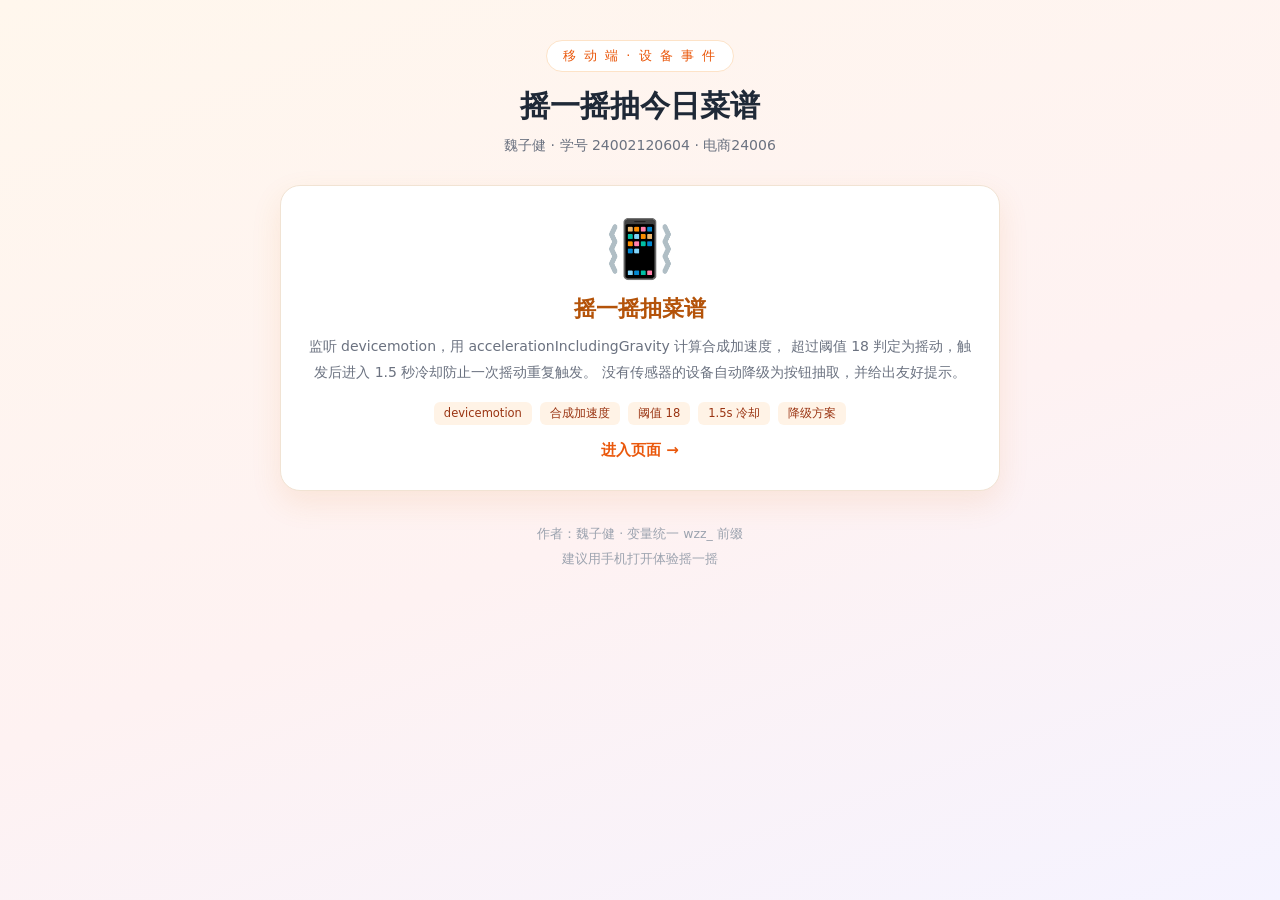
<file: index.html>
<!DOCTYPE html>
<!--
  ============================================================
  作者：魏子健
  建立时间：2026-11-18 14:35
  使用大模型：DeepSeek（DSH 桌面端 AI 助手）
  功能名称：作品导航首页 —— 移动端设备事件实践：摇一摇抽今日菜谱
  ============================================================
-->
<html lang="zh-CN">
<head>
  <meta charset="UTF-8">
  <meta name="viewport" content="width=device-width, initial-scale=1.0">
  <title>魏子健 · 摇一摇抽菜谱</title>
  <style>
    * { box-sizing: border-box; -webkit-tap-highlight-color: transparent; }
    body {
      margin: 0;
      padding: 40px 20px 60px;
      font-family: "Microsoft YaHei", "PingFang SC", system-ui, sans-serif;
      background: linear-gradient(160deg, #fff7ed 0%, #fef2f2 55%, #f5f3ff 100%);
      min-height: 100vh;
      color: #1f2937;
    }
    .wzz_wrap { max-width: 720px; margin: 0 auto; text-align: center; }
    header .wzz_badge {
      display: inline-block; padding: 6px 16px; border-radius: 999px;
      background: #fff; border: 1px solid #fde3c8; color: #ea580c;
      font-size: 13px; letter-spacing: 2px; margin-bottom: 14px;
    }
    header h1 { font-size: 30px; margin: 0 0 10px; }
    header p { margin: 0 0 30px; color: #6b7280; font-size: 14px; }

    a.wzz_card {
      display: block; text-decoration: none; background: #fff; border-radius: 20px;
      padding: 30px 24px; border: 1px solid #f1e3d3; color: inherit;
      box-shadow: 0 12px 30px rgba(220, 120, 40, 0.12);
      transition: transform .2s ease, box-shadow .2s ease;
    }
    a.wzz_card:hover { transform: translateY(-4px); box-shadow: 0 18px 36px rgba(220, 120, 40, 0.18); }
    .wzz_emo { font-size: 56px; display: block; margin-bottom: 12px; }
    .wzz_card h2 { font-size: 22px; margin: 0 0 10px; color: #b45309; }
    .wzz_card p { font-size: 14px; line-height: 1.85; color: #6b7280; margin: 0 0 16px; }
    .wzz_tags { display: flex; flex-wrap: wrap; gap: 8px; justify-content: center; margin-bottom: 16px; }
    .wzz_tags i { font-style: normal; font-size: 11.5px; color: #9a3412; background: #fff3e6; padding: 4px 10px; border-radius: 6px; }
    .wzz_go { font-size: 15px; font-weight: bold; color: #ea580c; }
    footer { margin-top: 30px; color: #9ca3af; font-size: 12.5px; line-height: 2; }
  </style>
</head>
<body>
  <div class="wzz_wrap">
    <header>
      <span class="wzz_badge">移 动 端 · 设 备 事 件</span>
      <h1>摇一摇抽今日菜谱</h1>
      <p>魏子健 · 学号 24002120604 · 电商24006</p>
    </header>

    <a class="wzz_card" href="mobile-sensor.html">
      <span class="wzz_emo">📳</span>
      <h2>摇一摇抽菜谱</h2>
      <p>
        监听 devicemotion，用 accelerationIncludingGravity 计算合成加速度，
        超过阈值 18 判定为摇动，触发后进入 1.5 秒冷却防止一次摇动重复触发。
        没有传感器的设备自动降级为按钮抽取，并给出友好提示。
      </p>
      <div class="wzz_tags"><i>devicemotion</i><i>合成加速度</i><i>阈值 18</i><i>1.5s 冷却</i><i>降级方案</i></div>
      <div class="wzz_go">进入页面 →</div>
    </a>

    <footer>
      作者：魏子健 · 变量统一 wzz_ 前缀<br>
      建议用手机打开体验摇一摇
    </footer>
  </div>
</body>
</html>
</file>
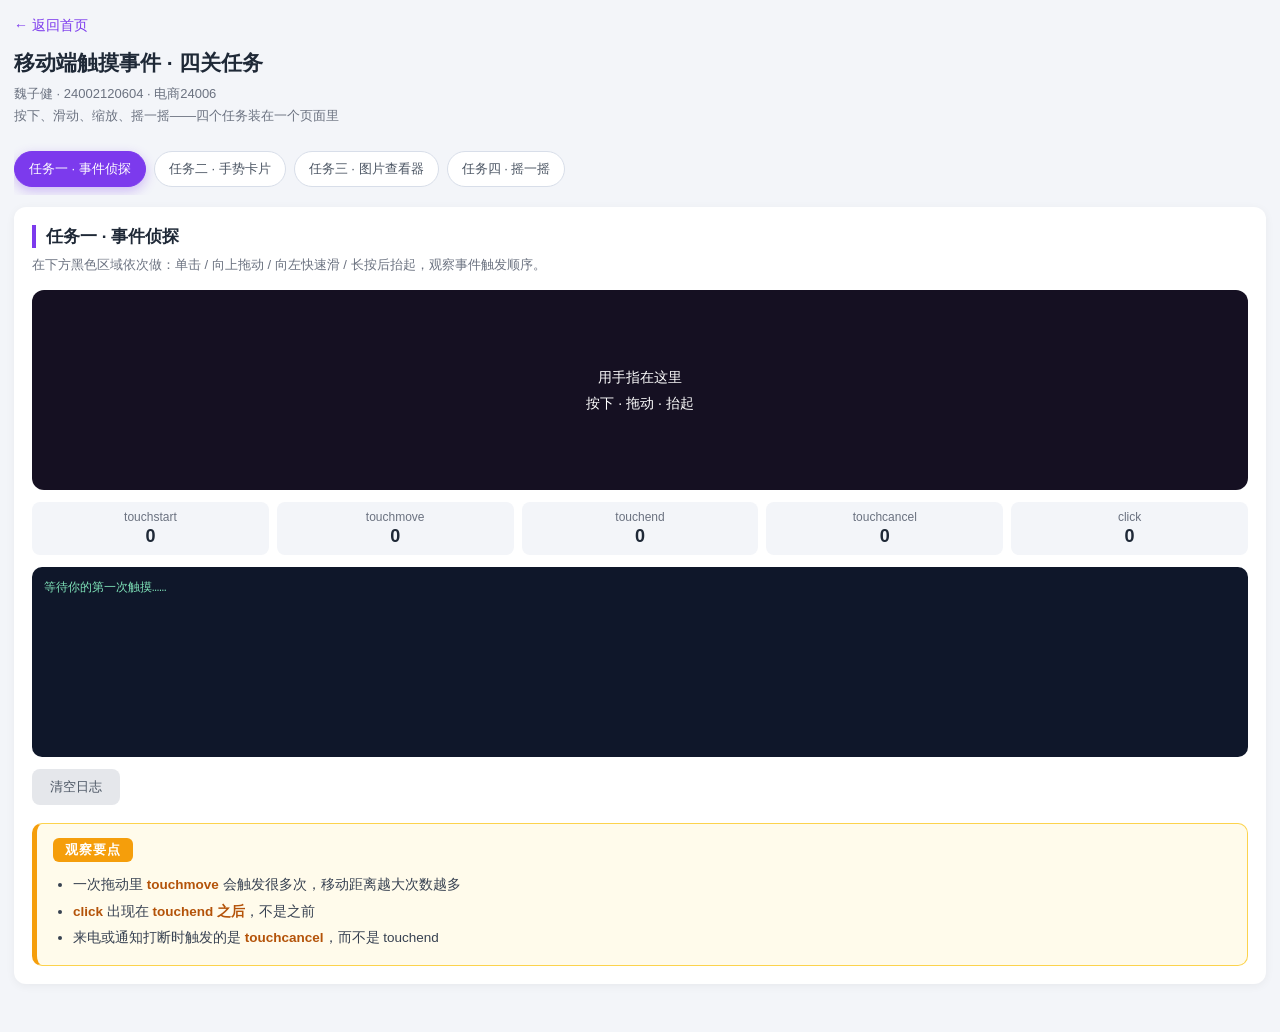
<file: mobile-events.html>
<!DOCTYPE html>
<!--
  ============================================================
  作者：魏子健
  建立时间：2026-11-18 14:50
  使用大模型：DeepSeek（DSH 桌面端 AI 助手）
  功能名称：移动端触摸事件 · 四关任务合辑（事件侦探 / 手势卡片 / 图片查看器 / 摇一摇抽菜谱）
  说明：全部基于原生 touch / devicemotion，请用手机或浏览器设备模式体验
  ============================================================
-->
<html lang="zh-CN">
<head>
  <meta charset="UTF-8">
  <meta name="viewport" content="width=device-width, initial-scale=1.0">
  <title>移动端触摸事件 · 四关任务 | 魏子健</title>
  <link rel="stylesheet" href="css/mobile-events.css">
</head>
<body>

<a class="wzz_back" href="index.html">← 返回首页</a>

<div class="wzz_head">
  <h1>移动端触摸事件 · 四关任务</h1>
  <p>魏子健 · 24002120604 · 电商24006<br>按下、滑动、缩放、摇一摇——四个任务装在一个页面里</p>
</div>

<!-- 四个任务切换标签 -->
<div class="wzz_tabs">
  <button class="wzz_tab wzz_on" data-wzz-target="wzz_panel1">任务一 · 事件侦探</button>
  <button class="wzz_tab" data-wzz-target="wzz_panel2">任务二 · 手势卡片</button>
  <button class="wzz_tab" data-wzz-target="wzz_panel3">任务三 · 图片查看器</button>
  <button class="wzz_tab" data-wzz-target="wzz_panel4">任务四 · 摇一摇</button>
</div>

<!-- 任务一：事件侦探 -->
<section class="wzz_panel wzz_on" id="wzz_panel1">
  <h2>任务一 · 事件侦探</h2>
  <p class="wzz_desc">在下方黑色区域依次做：单击 / 向上拖动 / 向左快速滑 / 长按后抬起，观察事件触发顺序。</p>

  <div class="wzz_probe" id="wzz_probe">
    用手指在这里<br>按下 · 拖动 · 抬起
  </div>

  <div class="wzz_statbar">
    <div class="wzz_stat">touchstart<b id="wzz_c_start">0</b></div>
    <div class="wzz_stat">touchmove<b id="wzz_c_move">0</b></div>
    <div class="wzz_stat">touchend<b id="wzz_c_end">0</b></div>
    <div class="wzz_stat">touchcancel<b id="wzz_c_cancel">0</b></div>
    <div class="wzz_stat">click<b id="wzz_c_click">0</b></div>
  </div>

  <div class="wzz_log" id="wzz_log">等待你的第一次触摸……</div>
  <button class="wzz_btn wzz_gray" id="wzz_clearLog" type="button">清空日志</button>

  <div class="wzz_qa">
    <div class="wzz_qa-title">观察要点</div>
    <ul>
      <li>一次拖动里 <b>touchmove</b> 会触发很多次，移动距离越大次数越多</li>
      <li><b>click</b> 出现在 <b>touchend 之后</b>，不是之前</li>
      <li>来电或通知打断时触发的是 <b>touchcancel</b>，而不是 touchend</li>
    </ul>
  </div>
</section>

<!-- 任务二：手势卡片 -->
<section class="wzz_panel" id="wzz_panel2">
  <h2>任务二 · 手势卡片</h2>
  <p class="wzz_desc">四道中华美食，在卡片上左右滑动切换；电脑可按住鼠标拖动，也能点下方圆点。</p>

  <div class="wzz_swipeBox" id="wzz_swipeBox">
    <div class="wzz_foodCard" id="wzz_foodCard">
      <h3 id="wzz_foodName">重庆火锅</h3>
      <p id="wzz_foodDesc">牛油红汤翻滚，毛肚七上八下</p>
    </div>
    <div class="wzz_foodFoot">
      <span id="wzz_foodCount">第 1 / 4 张</span>
      <span class="wzz_tip" id="wzz_swipeTip"></span>
    </div>
    <div class="wzz_dots" id="wzz_dots"></div>
  </div>

  <div class="wzz_qa">
    <div class="wzz_qa-title">验收要点</div>
    <ul>
      <li>位移小于 <b>40px</b> 判为误触，不切换卡片</li>
      <li>连续快速滑动不会一次跳两张（<b>300ms 冷却</b>）</li>
      <li>容器用 <b>touch-action: pan-y</b>，纵向仍可滚动页面</li>
    </ul>
  </div>
</section>

<!-- 任务三：图片查看器 -->
<section class="wzz_panel" id="wzz_panel3">
  <h2>任务三 · 图片查看器</h2>
  <p class="wzz_desc">双指缩放 1~4 倍 · 双击在 1x/2x 之间切换 · 放大后可单指拖动查看细节。</p>

  <div class="wzz_viewer" id="wzz_viewer">
    <div class="wzz_zoomImg" id="wzz_zoomImg">
      <span class="wzz_zoomText">双指缩放 · 双击放大</span>
    </div>
  </div>

  <p class="wzz_scaleBar">当前缩放：<b id="wzz_scaleText">1.00</b> 倍</p>

  <div class="wzz_videoBox">
    <div class="wzz_videoTitle">操作演示（真机录屏）</div>
    <video class="wzz_video" id="wzz_zoomVideo" src="media/task3-zoom-demo.mp4" controls playsinline webkit-playsinline preload="metadata">你的浏览器不支持 video 标签</video>
  </div>

  <div class="wzz_qa">
    <div class="wzz_qa-title">验收要点</div>
    <ul>
      <li>缩放以<b>两指中点</b>为基准，图片不会“跳走”</li>
      <li>缩放到 <b>1x 自动回到居中</b>，不会留下偏移</li>
      <li>放大后拖动<b>不越界</b>，边缘有边界限制</li>
    </ul>
  </div>
</section>

<!-- 任务四：摇一摇 -->
<section class="wzz_panel" id="wzz_panel4">
  <h2>任务四 · 摇一摇抽菜谱</h2>
  <p class="wzz_desc">摇一摇手机，随机抽一道今日菜谱；没有传感器时用按钮降级。</p>

  <div class="wzz_sensorBox">
    <div id="wzz_sensorState">摇一摇手机，抽今日菜谱</div>
    <div class="wzz_dish" id="wzz_dish">—</div>
    <div class="wzz_magLine">合成加速度：<b id="wzz_mag">0.0</b>（阈值 18）</div>
    <button class="wzz_btn" id="wzz_permBtn" type="button">iOS 请先点这里授权</button>
    <button class="wzz_btn wzz_gray" id="wzz_pickBtn" type="button">点我抽一次（降级方案）</button>
  </div>

  <div class="wzz_videoBox">
    <div class="wzz_videoTitle">操作演示（真机录屏）</div>
    <video class="wzz_video" id="wzz_shakeVideo" src="media/task4-shake-demo.mp4" controls playsinline webkit-playsinline preload="metadata">你的浏览器不支持 video 标签</video>
  </div>

  <div class="wzz_qa">
    <div class="wzz_qa-title">验收要点</div>
    <ul>
      <li>一次摇动只触发一次（<b>1.5s 冷却</b>）</li>
      <li>无加速度传感器时提示“<b>当前设备不支持</b>”，不报错、不白屏</li>
      <li>iOS 13+ 需用户点击后调用 <b>DeviceMotionEvent.requestPermission()</b></li>
    </ul>
  </div>
</section>

<script src="js/mobile-events.js"></script>
</body>
</html>
</file>
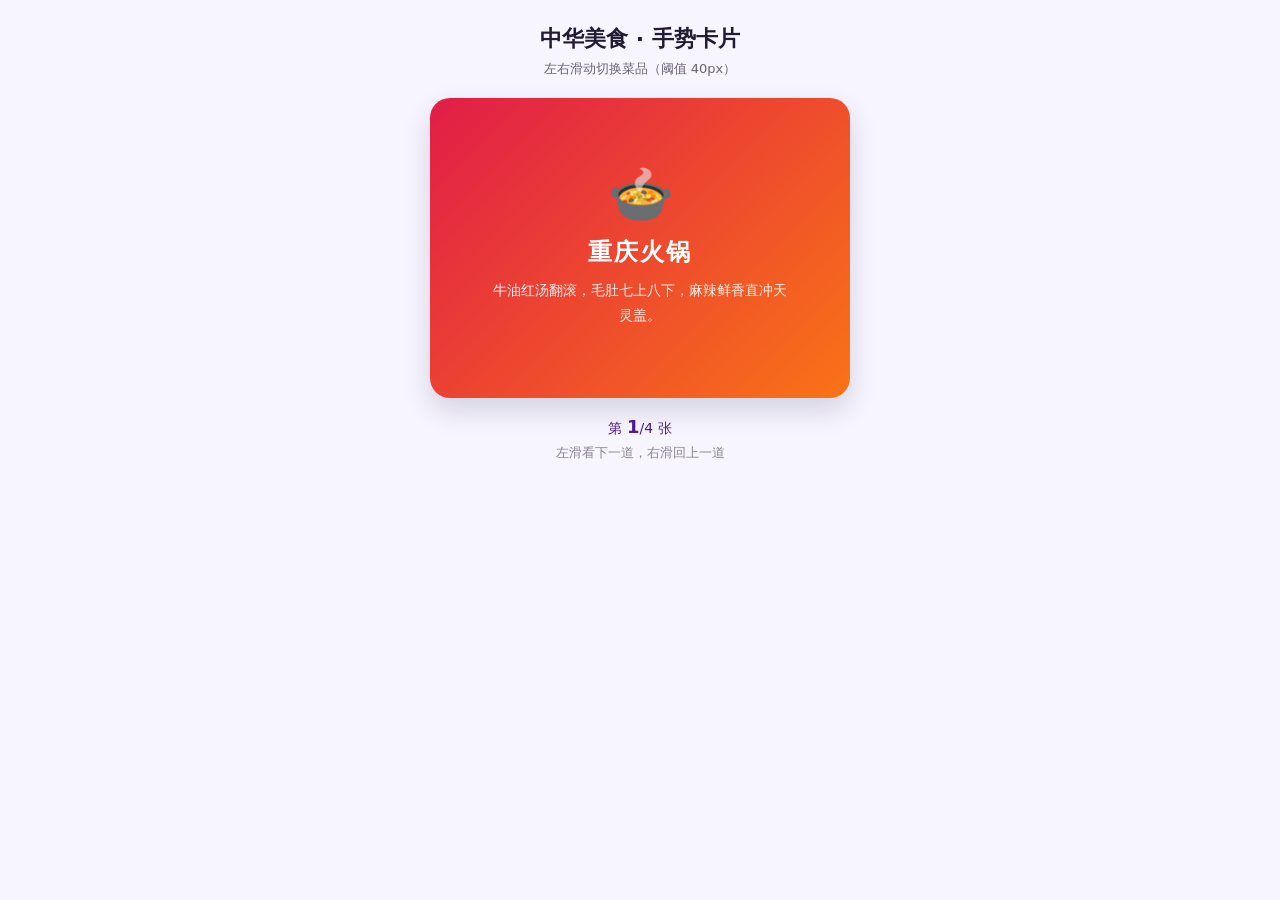
<file: mobile-gesture.html>
<!DOCTYPE html>
<!--
  ============================================================
  作者：魏子健
  建立时间：2026-11-18 14:10
  使用大模型：DeepSeek（DSH 桌面端 AI 助手）
  功能名称：移动端手势卡片 —— 左右滑动切换 4 道中华美食，阈值 40px，边界提示，0.3s 过渡，300ms 冷却防连滑跳张
  ============================================================
-->
<html lang="zh-CN">
<head>
  <meta charset="UTF-8">
  <!-- 移动端必备：视口 -->
  <meta name="viewport" content="width=device-width, initial-scale=1.0">
  <title>中华美食手势卡片 - 魏子健</title>
  <link rel="stylesheet" href="css/mobile-gesture.css">
</head>
<body>

  <h1 class="wzz_title">中华美食 · 手势卡片</h1>
  <p class="wzz_sub">左右滑动切换菜品（阈值 40px）</p>

  <!-- 卡片舞台：只接管横向手势，纵向仍可滚动页面 -->
  <div class="wzz_stage" id="wzz_stage">

    <!-- 第 1 张 -->
    <div class="wzz_card wzz_active" data-wzz-index="0">
      <div class="wzz_cardBg wzz_bg1">
        <span class="wzz_emoji">🍲</span>
        <h2 class="wzz_dish">重庆火锅</h2>
        <p class="wzz_desc">牛油红汤翻滚，毛肚七上八下，麻辣鲜香直冲天灵盖。</p>
      </div>
    </div>

    <!-- 第 2 张 -->
    <div class="wzz_card" data-wzz-index="1">
      <div class="wzz_cardBg wzz_bg2">
        <span class="wzz_emoji">🍜</span>
        <h2 class="wzz_dish">兰州拉面</h2>
        <p class="wzz_desc">一清二白三红四绿五黄，毛细、二细、韭叶任君挑选。</p>
      </div>
    </div>

    <!-- 第 3 张 -->
    <div class="wzz_card" data-wzz-index="2">
      <div class="wzz_cardBg wzz_bg3">
        <span class="wzz_emoji">🥟</span>
        <h2 class="wzz_dish">广式虾饺</h2>
        <p class="wzz_desc">澄面皮薄如纸，虾仁弹牙，一笼四只刚好一口一个。</p>
      </div>
    </div>

    <!-- 第 4 张 -->
    <div class="wzz_card" data-wzz-index="3">
      <div class="wzz_cardBg wzz_bg4">
        <span class="wzz_emoji">🍡</span>
        <h2 class="wzz_dish">冰糖葫芦</h2>
        <p class="wzz_desc">山楂裹糖脆而不粘牙，冬天街头的一串红。</p>
      </div>
    </div>

  </div>

  <!-- 底部：页码 + 提示 -->
  <p class="wzz_counter" id="wzz_counter">第 <b>1</b>/4 张</p>
  <p class="wzz_tip" id="wzz_tip">左滑看下一道，右滑回上一道</p>

  <!-- 外部脚本 -->
  <script src="js/mobile-gesture.js"></script>
</body>
</html>
</file>
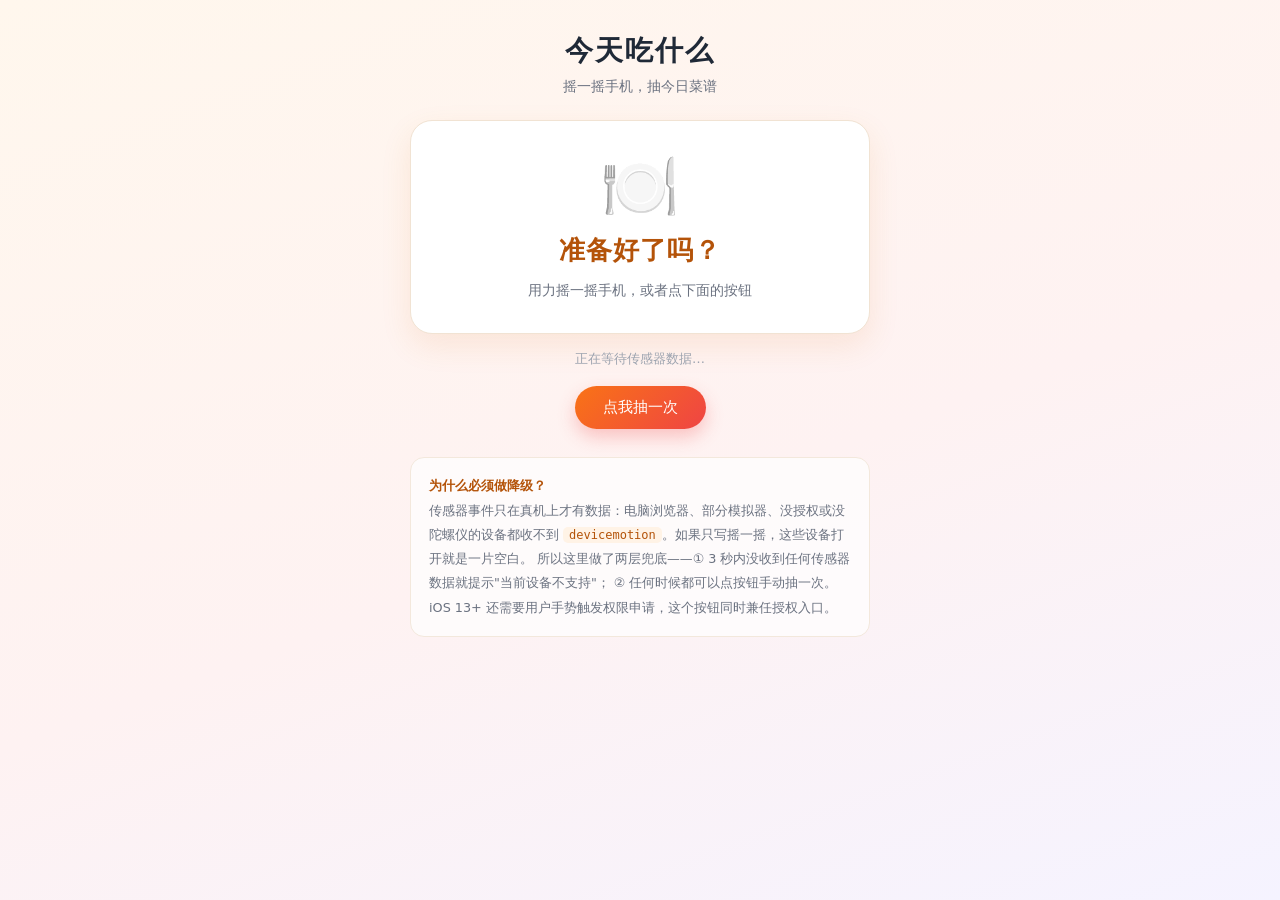
<file: mobile-sensor.html>
<!DOCTYPE html>
<!--
  ============================================================
  作者：魏子健
  建立时间：2026-11-18 14:35
  使用大模型：DeepSeek（DSH 桌面端 AI 助手）
  功能名称：摇一摇抽今日菜谱 —— 监听 devicemotion 计算合成加速度，阈值 18 触发，1.5 秒冷却，不支持时降级为点按抽取
  ============================================================
-->
<html lang="zh-CN">
<head>
  <meta charset="UTF-8">
  <meta name="viewport" content="width=device-width, initial-scale=1.0">
  <title>摇一摇抽菜谱 - 魏子健</title>
  <link rel="stylesheet" href="css/mobile-sensor.css">
</head>
<body>

  <div class="wzz_wrap">
    <h1 class="wzz_title">今天吃什么</h1>
    <p class="wzz_sub" id="wzz_hint">摇一摇手机，抽今日菜谱</p>

    <!-- 结果展示区 -->
    <div class="wzz_resultBox" id="wzz_resultBox">
      <span class="wzz_emoji" id="wzz_emoji">🍽️</span>
      <h2 class="wzz_dish" id="wzz_dish">准备好了吗？</h2>
      <p class="wzz_desc" id="wzz_desc">用力摇一摇手机，或者点下面的按钮</p>
    </div>

    <!-- 状态提示：权限 / 不支持 / 冷却 -->
    <p class="wzz_status" id="wzz_status"></p>

    <!-- 降级按钮：没有传感器、没授权时用它 -->
    <button class="wzz_btn" id="wzz_btn" type="button">点我抽一次</button>

    <!-- 说明：为什么必须做降级 -->
    <div class="wzz_note">
      <b>为什么必须做降级？</b><br>
      传感器事件只在真机上才有数据：电脑浏览器、部分模拟器、没授权或没陀螺仪的设备都收不到
      <code>devicemotion</code>。如果只写摇一摇，这些设备打开就是一片空白。
      所以这里做了两层兜底——① 3 秒内没收到任何传感器数据就提示"当前设备不支持"；
      ② 任何时候都可以点按钮手动抽一次。iOS 13+ 还需要用户手势触发权限申请，这个按钮同时兼任授权入口。
    </div>
  </div>

  <script src="js/mobile-sensor.js"></script>
</body>
</html>
</file>
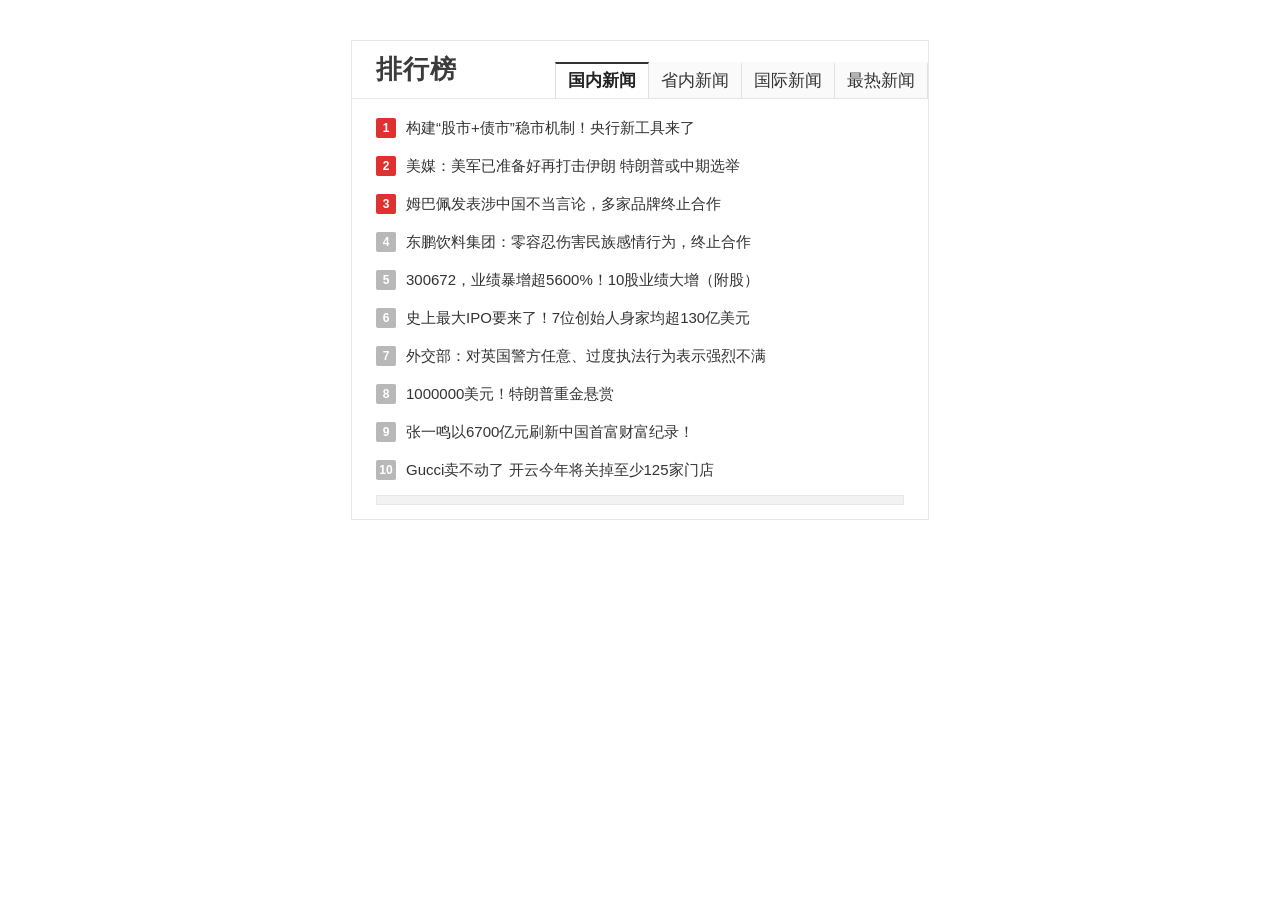
<file: news-tab.html>
<!DOCTYPE html>
<!--
  ============================================================
  作者：魏子健
  建立时间：2026-11-04 14:20
  使用大模型：DeepSeek（DSH 桌面端 AI 助手）
  功能名称：新闻排行榜选项卡 —— 四个选项卡（国内新闻 / 省内新闻 / 国际新闻 / 最热新闻）切换展示新闻榜单，国内新闻为默认选项
  ============================================================
-->
<html lang="zh-CN">
<head>
  <meta charset="UTF-8">
  <meta name="viewport" content="width=device-width, initial-scale=1.0">
  <title>新闻排行榜 - 魏子健</title>
  <!-- 外部样式：样式全部写在 css/style.css，符合结构/样式/行为分离 -->
  <link rel="stylesheet" href="css/style.css">
</head>
<body>

  <!-- wzz_rankBox：排行榜外框，1:1 还原参考图（sina.png） -->
  <div class="wzz_rankBox" data-wzz-tabs>

    <!-- 头部：左侧标题 + 右侧选项卡 -->
    <div class="wzz_rankHeader">
      <h2 class="wzz_rankTitle">排行榜</h2>

      <!-- wzz_tabList：选项卡容器，data-wzz-tab 标记索引 -->
      <div class="wzz_tabList" id="wzz_tabList">
        <a href="javascript:;" class="wzz_tab wzz_active" data-wzz-tab="0">国内新闻</a>
        <a href="javascript:;" class="wzz_tab" data-wzz-tab="1">省内新闻</a>
        <a href="javascript:;" class="wzz_tab" data-wzz-tab="2">国际新闻</a>
        <a href="javascript:;" class="wzz_tab" data-wzz-tab="3">最热新闻</a>
      </div>
    </div>

    <!-- 内容区：四个面板，默认显示第 1 个（国内新闻） -->
    <div class="wzz_panelList">

      <!-- 国内新闻（默认选中） -->
      <ul class="wzz_panel wzz_active" data-wzz-panel="0">
        <li class="wzz_newsItem wzz_top"><span class="wzz_num">1</span><a href="javascript:;" class="wzz_newsLink">构建“股市+债市”稳市机制！央行新工具来了</a></li>
        <li class="wzz_newsItem wzz_top"><span class="wzz_num">2</span><a href="javascript:;" class="wzz_newsLink">美媒：美军已准备好再打击伊朗 特朗普或中期选举</a></li>
        <li class="wzz_newsItem wzz_top"><span class="wzz_num">3</span><a href="javascript:;" class="wzz_newsLink">姆巴佩发表涉中国不当言论，多家品牌终止合作</a></li>
        <li class="wzz_newsItem"><span class="wzz_num">4</span><a href="javascript:;" class="wzz_newsLink">东鹏饮料集团：零容忍伤害民族感情行为，终止合作</a></li>
        <li class="wzz_newsItem"><span class="wzz_num">5</span><a href="javascript:;" class="wzz_newsLink">300672，业绩暴增超5600%！10股业绩大增（附股）</a></li>
        <li class="wzz_newsItem"><span class="wzz_num">6</span><a href="javascript:;" class="wzz_newsLink">史上最大IPO要来了！7位创始人身家均超130亿美元</a></li>
        <li class="wzz_newsItem"><span class="wzz_num">7</span><a href="javascript:;" class="wzz_newsLink">外交部：对英国警方任意、过度执法行为表示强烈不满</a></li>
        <li class="wzz_newsItem"><span class="wzz_num">8</span><a href="javascript:;" class="wzz_newsLink">1000000美元！特朗普重金悬赏</a></li>
        <li class="wzz_newsItem"><span class="wzz_num">9</span><a href="javascript:;" class="wzz_newsLink">张一鸣以6700亿元刷新中国首富财富纪录！</a></li>
        <li class="wzz_newsItem"><span class="wzz_num">10</span><a href="javascript:;" class="wzz_newsLink">Gucci卖不动了 开云今年将关掉至少125家门店</a></li>
      </ul>

      <!-- 省内新闻 -->
      <ul class="wzz_panel" data-wzz-panel="1">
        <li class="wzz_newsItem wzz_top"><span class="wzz_num">1</span><a href="javascript:;" class="wzz_newsLink">辽宁大连：东北亚航运中心吞吐量再创新高</a></li>
        <li class="wzz_newsItem wzz_top"><span class="wzz_num">2</span><a href="javascript:;" class="wzz_newsLink">沈阳地铁多条线路年底前开通，覆盖浑南主城</a></li>
        <li class="wzz_newsItem wzz_top"><span class="wzz_num">3</span><a href="javascript:;" class="wzz_newsLink">省教育厅：中小学课后服务实现城乡全覆盖</a></li>
        <li class="wzz_newsItem"><span class="wzz_num">4</span><a href="javascript:;" class="wzz_newsLink">辽宁自贸区新增注册企业同比增长两成</a></li>
        <li class="wzz_newsItem"><span class="wzz_num">5</span><a href="javascript:;" class="wzz_newsLink">大连港开通至东南亚新航线，物流时效缩短四天</a></li>
        <li class="wzz_newsItem"><span class="wzz_num">6</span><a href="javascript:;" class="wzz_newsLink">省内多地迎来首场降雪，高速启动应急保通</a></li>
        <li class="wzz_newsItem"><span class="wzz_num">7</span><a href="javascript:;" class="wzz_newsLink">省属高校新增三个国家级一流本科专业</a></li>
        <li class="wzz_newsItem"><span class="wzz_num">8</span><a href="javascript:;" class="wzz_newsLink">秋粮收购进度过半，粮价总体平稳</a></li>
        <li class="wzz_newsItem"><span class="wzz_num">9</span><a href="javascript:;" class="wzz_newsLink">全省文旅消费季启动，百家景区门票半价</a></li>
        <li class="wzz_newsItem"><span class="wzz_num">10</span><a href="javascript:;" class="wzz_newsLink">省内首条智慧高速完成全路段感知设备部署</a></li>
      </ul>

      <!-- 国际新闻 -->
      <ul class="wzz_panel" data-wzz-panel="2">
        <li class="wzz_newsItem wzz_top"><span class="wzz_num">1</span><a href="javascript:;" class="wzz_newsLink">联合国气候大会达成阶段性融资共识</a></li>
        <li class="wzz_newsItem wzz_top"><span class="wzz_num">2</span><a href="javascript:;" class="wzz_newsLink">美联储维持利率不变，市场预期年内或降息</a></li>
        <li class="wzz_newsItem wzz_top"><span class="wzz_num">3</span><a href="javascript:;" class="wzz_newsLink">欧盟通过新一轮人工智能监管实施细则</a></li>
        <li class="wzz_newsItem"><span class="wzz_num">4</span><a href="javascript:;" class="wzz_newsLink">日本央行上调通胀预期，日元汇率短线走高</a></li>
        <li class="wzz_newsItem"><span class="wzz_num">5</span><a href="javascript:;" class="wzz_newsLink">中东多国启动跨境铁路互联项目可行性研究</a></li>
        <li class="wzz_newsItem"><span class="wzz_num">6</span><a href="javascript:;" class="wzz_newsLink">全球半导体设备出货额连续三季度回升</a></li>
        <li class="wzz_newsItem"><span class="wzz_num">7</span><a href="javascript:;" class="wzz_newsLink">世卫组织：全球流感疫苗接种率仍需提升</a></li>
        <li class="wzz_newsItem"><span class="wzz_num">8</span><a href="javascript:;" class="wzz_newsLink">欧洲多国遭遇强风暴，航班大面积延误</a></li>
        <li class="wzz_newsItem"><span class="wzz_num">9</span><a href="javascript:;" class="wzz_newsLink">拉美地区跨境电商交易额同比增长逾三成</a></li>
        <li class="wzz_newsItem"><span class="wzz_num">10</span><a href="javascript:;" class="wzz_newsLink">国际油价小幅回落，市场关注供给端变化</a></li>
      </ul>

      <!-- 最热新闻 -->
      <ul class="wzz_panel" data-wzz-panel="3">
        <li class="wzz_newsItem wzz_top"><span class="wzz_num">1</span><a href="javascript:;" class="wzz_newsLink">国产大模型开源生态再迎突破，下载量创新高</a></li>
        <li class="wzz_newsItem wzz_top"><span class="wzz_num">2</span><a href="javascript:;" class="wzz_newsLink">多地推出“以旧换新”补贴，家电销量明显回升</a></li>
        <li class="wzz_newsItem wzz_top"><span class="wzz_num">3</span><a href="javascript:;" class="wzz_newsLink">年轻人“反向旅游”走红，小众县城酒店预订翻倍</a></li>
        <li class="wzz_newsItem"><span class="wzz_num">4</span><a href="javascript:;" class="wzz_newsLink">新能源车渗透率突破五成，充电桩建设提速</a></li>
        <li class="wzz_newsItem"><span class="wzz_num">5</span><a href="javascript:;" class="wzz_newsLink">预制菜新规落地，餐饮企业加速调整供应链</a></li>
        <li class="wzz_newsItem"><span class="wzz_num">6</span><a href="javascript:;" class="wzz_newsLink">短视频平台上线“青少年模式”统一入口</a></li>
        <li class="wzz_newsItem"><span class="wzz_num">7</span><a href="javascript:;" class="wzz_newsLink">考研报名人数连续两年下降，专硕比例上升</a></li>
        <li class="wzz_newsItem"><span class="wzz_num">8</span><a href="javascript:;" class="wzz_newsLink">跨境电商“小单快反”模式成出口新增长点</a></li>
        <li class="wzz_newsItem"><span class="wzz_num">9</span><a href="javascript:;" class="wzz_newsLink">城市夜经济回暖，夜间消费订单同比增长</a></li>
        <li class="wzz_newsItem"><span class="wzz_num">10</span><a href="javascript:;" class="wzz_newsLink">AI 手机出货量占比提升，成换机主要驱动力</a></li>
      </ul>

    </div>

    <!-- 底部装饰条：1:1 还原参考图底部的浅灰横条 -->
    <div class="wzz_bottomBar"></div>
  </div>

  <!-- 外部脚本：选项卡逻辑，可复用 -->
  <script src="js/tab.js"></script>
</body>
</html>
</file>
<file: css/mobile-events.css>
/* ============================================================
   作者：魏子健
   建立时间：2026-11-18 14:50
   使用大模型：DeepSeek（DSH 桌面端 AI 助手）
   功能名称：移动端触摸事件四关任务样式（标签切换、事件探针、手势卡片、图片查看器、摇一摇）
   说明：类名统一 wzz_ 前缀，选中态统一 .wzz_on
   ============================================================ */

* {
  -webkit-tap-highlight-color: transparent;
  box-sizing: border-box;
}

body {
  margin: 0;
  padding: 16px 14px 48px;
  font-family: "Microsoft YaHei", "PingFang SC", sans-serif;
  background: #f3f5f9;
  color: #1f2937;
  -webkit-text-size-adjust: 100%;
}

.wzz_back {
  display: inline-block;
  font-size: 14px;
  color: #7c3aed;
  text-decoration: none;
  margin-bottom: 14px;
}

.wzz_head h1 { font-size: 21px; margin: 0 0 6px; }
.wzz_head p { font-size: 13px; color: #6b7280; margin: 0 0 16px; line-height: 1.7; }

/* 顶部四个任务切换标签 */
.wzz_tabs {
  position: sticky;
  top: 0;
  z-index: 10;
  display: flex;
  gap: 8px;
  overflow-x: auto;
  padding: 8px 0;
  background: #f3f5f9;
}

.wzz_tab {
  flex: 0 0 auto;
  border: 1px solid #d8dee9;
  background: #fff;
  color: #4b5563;
  font-size: 13px;
  font-family: inherit;
  padding: 8px 14px;
  border-radius: 20px;
  cursor: pointer;
  white-space: nowrap;
  transition: all 0.25s ease;
}

.wzz_tab.wzz_on {
  background: #7c3aed;
  border-color: #7c3aed;
  color: #fff;
  box-shadow: 0 4px 12px rgba(124, 58, 237, 0.32);
}

/* 任务面板 */
.wzz_panel {
  display: none;
  background: #fff;
  border-radius: 12px;
  padding: 18px;
  margin-top: 12px;
  box-shadow: 0 2px 10px rgba(0, 0, 0, 0.05);
}

.wzz_panel.wzz_on { display: block; }

.wzz_panel h2 {
  font-size: 17px;
  margin: 0 0 6px;
  padding-left: 10px;
  border-left: 4px solid #7c3aed;
}

.wzz_panel .wzz_desc {
  font-size: 13px;
  color: #6b7280;
  line-height: 1.7;
  margin: 0 0 14px;
}

/* 验收要点块 */
.wzz_qa {
  margin-top: 18px;
  padding: 14px 16px;
  background: #fffbeb;
  border: 1px solid #fcd34d;
  border-left: 5px solid #f59e0b;
  border-radius: 10px;
}

.wzz_qa-title {
  display: inline-block;
  font-size: 13px;
  font-weight: bold;
  color: #fff;
  background: #f59e0b;
  padding: 3px 12px;
  border-radius: 6px;
  margin-bottom: 10px;
  letter-spacing: 1px;
}

.wzz_qa ul {
  margin: 0;
  padding-left: 20px;
  font-size: 13.5px;
  color: #374151;
  line-height: 1.95;
}

.wzz_qa b { color: #b45309; }

/* ---------- 任务一：事件探针 ---------- */
.wzz_probe {
  height: 200px;
  border-radius: 12px;
  background: #151022;
  color: #fff;
  display: flex;
  align-items: center;
  justify-content: center;
  text-align: center;
  font-size: 14px;
  line-height: 1.9;
  touch-action: none;
  user-select: none;
}

.wzz_statbar {
  display: flex;
  flex-wrap: wrap;
  gap: 8px;
  margin: 12px 0;
}

.wzz_stat {
  flex: 1 1 90px;
  background: #f3f5f9;
  border-radius: 8px;
  padding: 8px;
  text-align: center;
  font-size: 12px;
  color: #6b7280;
}

.wzz_stat b { display: block; font-size: 18px; color: #1f2937; margin-top: 2px; }

.wzz_log {
  height: 190px;
  overflow-y: auto;
  border-radius: 10px;
  background: #0f172a;
  color: #7ee2b8;
  font-family: Consolas, Monaco, monospace;
  font-size: 12px;
  line-height: 1.9;
  padding: 10px 12px;
  white-space: pre-wrap;
  word-break: break-all;
}

.wzz_btn {
  border: none;
  background: #7c3aed;
  color: #fff;
  font-size: 13px;
  font-family: inherit;
  padding: 9px 18px;
  border-radius: 8px;
  cursor: pointer;
  margin-top: 12px;
}

.wzz_btn.wzz_gray { background: #e5e7eb; color: #4b5563; }

/* ---------- 任务二：手势卡片 ---------- */
.wzz_swipeBox {
  touch-action: pan-y;
  user-select: none;
  padding: 4px;
  cursor: grab;
}

.wzz_foodCard {
  height: 190px;
  border-radius: 14px;
  padding: 18px;
  color: #fff;
  display: flex;
  flex-direction: column;
  justify-content: flex-end;
  background: linear-gradient(135deg, #e11d48, #f97316);
  transition: transform 0.3s ease, opacity 0.3s ease;
}

.wzz_foodCard h3 { font-size: 20px; margin: 0 0 6px; }
.wzz_foodCard p { font-size: 13px; margin: 0; opacity: 0.92; }

.wzz_foodFoot {
  display: flex;
  align-items: center;
  justify-content: space-between;
  margin-top: 12px;
  font-size: 13px;
  color: #6b7280;
}

.wzz_tip { color: #e8590c; opacity: 0; transition: opacity 0.2s ease; }
.wzz_tip.wzz_show { opacity: 1; }

.wzz_dots { display: flex; justify-content: center; gap: 8px; margin-top: 12px; }

.wzz_dot {
  width: 8px;
  height: 8px;
  border-radius: 50%;
  background: #d1d5db;
  cursor: pointer;
  transition: all 0.25s ease;
}

.wzz_dot.wzz_on { width: 22px; border-radius: 4px; background: #7c3aed; }

/* ---------- 任务三：图片查看器 ---------- */
.wzz_viewer {
  height: 260px;
  overflow: hidden;
  border-radius: 12px;
  background: #0b1020;
  touch-action: none;
  user-select: none;
  -webkit-touch-callout: none;
}

.wzz_zoomImg {
  width: 100%;
  height: 100%;
  display: flex;
  align-items: center;
  justify-content: center;
  transform-origin: center center;
  will-change: transform;
  background:
    radial-gradient(circle at 30% 30%, rgba(124, 58, 237, 0.55), transparent 60%),
    linear-gradient(135deg, #1e1b4b, #0b1020);
}

.wzz_zoomText {
  color: #c4b5fd;
  font-size: 15px;
  letter-spacing: 2px;
}

.wzz_scaleBar { margin-top: 10px; font-size: 13px; color: #6b7280; }

/* ---------- 任务四：摇一摇 ---------- */
.wzz_sensorBox {
  text-align: center;
  padding: 18px 10px;
  border-radius: 12px;
  background: #f8fafc;
  border: 2px dashed #d8dee9;
}

.wzz_dish {
  font-size: 26px;
  font-weight: bold;
  color: #e8590c;
  margin: 12px 0;
  min-height: 40px;
}

.wzz_dish.wzz_pop { animation: wzz_pop 0.4s ease; }

@keyframes wzz_pop {
  0% { transform: scale(0.6); opacity: 0; }
  70% { transform: scale(1.12); opacity: 1; }
  100% { transform: scale(1); }
}

.wzz_magLine { font-size: 13px; color: #6b7280; margin-top: 8px; }

@media (max-width: 400px) {
  .wzz_panel { padding: 14px; }
  .wzz_head h1 { font-size: 19px; }
}

/* ---------- 演示视频 ---------- */
.wzz_videoBox {
  margin-top: 18px;
  text-align: center;
}

.wzz_videoTitle {
  font-size: 13px;
  font-weight: bold;
  color: #4a3a2c;
  padding-left: 8px;
  border-left: 3px solid #7c3aed;
  margin-bottom: 8px;
  text-align: left;
}

.wzz_video {
  display: block;
  width: auto;
  max-width: 100%;
  max-height: 380px;
  margin: 0 auto;
  border-radius: 12px;
  background: #000;
}
</file>
<file: css/mobile-gesture.css>
/* ============================================================
   作者：魏子健
   建立时间：2026-11-18 14:10
   使用大模型：DeepSeek（DSH 桌面端 AI 助手）
   功能名称：移动端手势卡片样式（4 道菜、渐变背景、0.3s 过渡）
   说明：类名统一 wzz_ 前缀，选中态统一 .wzz_active
   ============================================================ */

* {
  box-sizing: border-box;
  /* 去掉移动端点击灰块 */
  -webkit-tap-highlight-color: transparent;
}

body {
  margin: 0;
  padding: 24px 16px 40px;
  font-family: "Microsoft YaHei", "PingFang SC", system-ui, sans-serif;
  background: #f7f5ff;
  color: #221b33;
  text-align: center;
}

.wzz_title {
  font-size: 22px;
  margin: 0 0 6px;
}

.wzz_sub {
  margin: 0 0 20px;
  font-size: 13px;
  color: #6b6478;
}

/* 舞台：固定高度，卡片叠放 */
.wzz_stage {
  position: relative;
  width: 100%;
  max-width: 420px;
  height: 300px;
  margin: 0 auto;
  /* 只接管横向手势，纵向交给浏览器滚动 */
  touch-action: pan-y;
  user-select: none;
  -webkit-touch-callout: none;
}

/* 单张卡片：默认隐藏，选中态显示并做 0.3s 过渡 */
.wzz_card {
  position: absolute;
  inset: 0;
  opacity: 0;
  transform: scale(0.94) translateX(0);
  transition: opacity 0.3s ease, transform 0.3s ease;
  pointer-events: none;
}

.wzz_card.wzz_active {
  opacity: 1;
  transform: scale(1) translateX(0);
  pointer-events: auto;
}

/* 卡片内容块 */
.wzz_cardBg {
  height: 100%;
  border-radius: 20px;
  padding: 28px 24px;
  display: flex;
  flex-direction: column;
  align-items: center;
  justify-content: center;
  color: #fff;
  box-shadow: 0 12px 28px rgba(34, 27, 51, 0.16);
}

.wzz_emoji {
  font-size: 54px;
  line-height: 1;
  margin-bottom: 14px;
}

.wzz_dish {
  font-size: 24px;
  margin: 0 0 10px;
  letter-spacing: 2px;
}

.wzz_desc {
  margin: 0;
  font-size: 14px;
  line-height: 1.8;
  opacity: 0.92;
  max-width: 300px;
}

/* 四张卡的渐变背景 */
.wzz_bg1 { background: linear-gradient(135deg, #e11d48, #f97316); }
.wzz_bg2 { background: linear-gradient(135deg, #0ea5e9, #10b981); }
.wzz_bg3 { background: linear-gradient(135deg, #7c3aed, #ec4899); }
.wzz_bg4 { background: linear-gradient(135deg, #f59e0b, #dc2626); }

/* 页码 */
.wzz_counter {
  margin: 18px 0 6px;
  font-size: 14px;
  color: #4c1d95;
}

.wzz_counter b {
  font-size: 18px;
}

/* 提示文字 */
.wzz_tip {
  margin: 0;
  font-size: 13px;
  color: #8b8497;
  min-height: 20px;
}

/* 边界提示高亮 */
.wzz_tip.wzz_warn {
  color: #d81b52;
  font-weight: bold;
}
</file>
<file: css/mobile-sensor.css>
/* ============================================================
   作者：魏子健
   建立时间：2026-11-18 14:35
   使用大模型：DeepSeek（DSH 桌面端 AI 助手）
   功能名称：摇一摇抽菜谱样式（卡片、弹出动画、按钮、说明区）
   说明：类名统一 wzz_ 前缀
   ============================================================ */

* {
  box-sizing: border-box;
  -webkit-tap-highlight-color: transparent;
}

body {
  margin: 0;
  padding: 32px 18px 48px;
  font-family: "Microsoft YaHei", "PingFang SC", system-ui, sans-serif;
  background: linear-gradient(160deg, #fff7ed 0%, #fef2f2 55%, #f5f3ff 100%);
  min-height: 100vh;
  color: #1f2937;
  text-align: center;
}

.wzz_wrap {
  max-width: 460px;
  margin: 0 auto;
}

.wzz_title {
  font-size: 28px;
  margin: 0 0 8px;
  letter-spacing: 2px;
}

.wzz_sub {
  margin: 0 0 24px;
  font-size: 14px;
  color: #6b7280;
}

/* 结果卡片 */
.wzz_resultBox {
  background: #fff;
  border: 1px solid #f1e3d3;
  border-radius: 22px;
  padding: 34px 22px 30px;
  box-shadow: 0 12px 30px rgba(220, 120, 40, 0.12);
  user-select: none;
  -webkit-touch-callout: none;
}

.wzz_emoji {
  display: block;
  font-size: 64px;
  line-height: 1;
  margin-bottom: 14px;
}

.wzz_dish {
  font-size: 26px;
  margin: 0 0 10px;
  color: #b45309;
  letter-spacing: 1px;
}

.wzz_desc {
  margin: 0;
  font-size: 14px;
  line-height: 1.8;
  color: #6b7280;
}

/* 弹出动画：每次抽到新菜重新触发 */
.wzz_pop {
  animation: wzz_popIn 0.45s cubic-bezier(0.34, 1.56, 0.64, 1);
}

@keyframes wzz_popIn {
  0%   { transform: scale(0.7); opacity: 0.2; }
  60%  { transform: scale(1.08); opacity: 1; }
  100% { transform: scale(1); opacity: 1; }
}

/* 状态提示 */
.wzz_status {
  min-height: 20px;
  margin: 16px 0 6px;
  font-size: 13px;
  color: #9ca3af;
}

.wzz_status.wzz_warn {
  color: #dc2626;
  font-weight: bold;
}

/* 按钮 */
.wzz_btn {
  margin-top: 10px;
  padding: 12px 28px;
  font-size: 15px;
  font-family: inherit;
  color: #fff;
  background: linear-gradient(135deg, #f97316, #ef4444);
  border: none;
  border-radius: 999px;
  box-shadow: 0 8px 18px rgba(239, 68, 68, 0.28);
  cursor: pointer;
  transition: transform 0.15s ease;
}

.wzz_btn:active {
  transform: scale(0.96);
}

/* 说明区 */
.wzz_note {
  margin-top: 28px;
  padding: 16px 18px;
  text-align: left;
  font-size: 12.8px;
  line-height: 1.9;
  color: #6b7280;
  background: rgba(255, 255, 255, 0.72);
  border: 1px solid #f3e8dc;
  border-radius: 14px;
}

.wzz_note b {
  color: #b45309;
}

.wzz_note code {
  font-family: Consolas, monospace;
  background: #fff3e6;
  color: #b45309;
  padding: 1px 6px;
  border-radius: 5px;
  font-size: 12px;
}
</file>
<file: css/style.css>
/* ============================================================
   作者：魏子健
   建立时间：2026-11-04 14:20
   使用大模型：DeepSeek（DSH 桌面端 AI 助手）
   功能名称：新闻排行榜选项卡样式（1:1 还原参考图 sina.png）
   说明：所有类名统一以 wzz_ 开头，选中态统一使用 .wzz_active
   ============================================================ */

/* 基础重置：只影响本项目元素，避免污染全局 */
.wzz_rankBox,
.wzz_rankBox * {
  box-sizing: border-box;
  margin: 0;
  padding: 0;
}

/* 外框：参考图为 578px 宽、白底、浅灰描边 */
.wzz_rankBox {
  width: 578px;
  margin: 40px auto;
  background: #fff;
  border: 1px solid #e6e6e6;
  font-family: "Microsoft YaHei", "PingFang SC", Arial, sans-serif;
  color: #333;
}

/* 头部：左右布局，底部分隔线 */
.wzz_rankHeader {
  display: flex;
  align-items: flex-end;
  justify-content: space-between;
  padding: 0 0 0 24px;
  border-bottom: 1px solid #e6e6e6;
  height: 58px;
}

/* 标题「排行榜」 */
.wzz_rankTitle {
  font-size: 26px;
  font-weight: 700;
  color: #3b3b3b;
  line-height: 58px;
  letter-spacing: 1px;
}

/* 选项卡容器：贴右侧、底部对齐 */
.wzz_tabList {
  display: flex;
  align-items: flex-end;
  gap: 0;
}

/* 单个选项卡：参考图为带边框的小方块，未选中浅色，选中白底 + 顶部深色线 */
.wzz_tab {
  display: block;
  min-width: 54px;
  height: 36px;
  line-height: 34px;
  padding: 0 12px;
  text-align: center;
  font-size: 17px;
  color: #333;
  text-decoration: none;
  background: #fafafa;
  border: 1px solid #e0e0e0;
  border-bottom: none;
  border-top: 2px solid transparent;
  cursor: pointer;
  user-select: none;
  white-space: nowrap;
}

/* 相邻选项卡共享边框，避免双线 */
.wzz_tab + .wzz_tab {
  border-left: none;
}

/* 未选中 hover */
.wzz_tab:hover {
  color: #c00;
}

/* 选中态：统一用 wzz_active 控制 */
.wzz_tab.wzz_active {
  background: #fff;
  border-top-color: #333;
  color: #222;
  font-weight: 700;
}

/* 内容区 */
.wzz_panelList {
  padding: 10px 24px 6px;
}

/* 面板默认隐藏，选中态才显示 */
.wzz_panel {
  display: none;
  list-style: none;
}

.wzz_panel.wzz_active {
  display: block;
}

/* 单条新闻行：高度 38px，与参考图一致 */
.wzz_newsItem {
  display: flex;
  align-items: center;
  height: 38px;
  line-height: 38px;
  font-size: 15px;
  overflow: hidden;
}

/* 序号方块：20×20，默认灰色（4~10 名） */
.wzz_num {
  flex: none;
  width: 20px;
  height: 20px;
  line-height: 20px;
  margin-right: 10px;
  text-align: center;
  font-size: 12px;
  font-weight: 700;
  color: #fff;
  background: #b8b8b8;
  border-radius: 2px;
}

/* 前三名：红色方块 */
.wzz_newsItem.wzz_top .wzz_num {
  background: #e03131;
}

/* 新闻标题链接 */
.wzz_newsLink {
  color: #333;
  text-decoration: none;
  overflow: hidden;
  text-overflow: ellipsis;
  white-space: nowrap;
}

.wzz_newsLink:hover {
  color: #c00;
  text-decoration: underline;
}

/* 底部浅灰装饰条 */
.wzz_bottomBar {
  height: 10px;
  margin: 0 24px 14px;
  background: #f2f2f2;
  border: 1px solid #e8e8e8;
}
</file>
